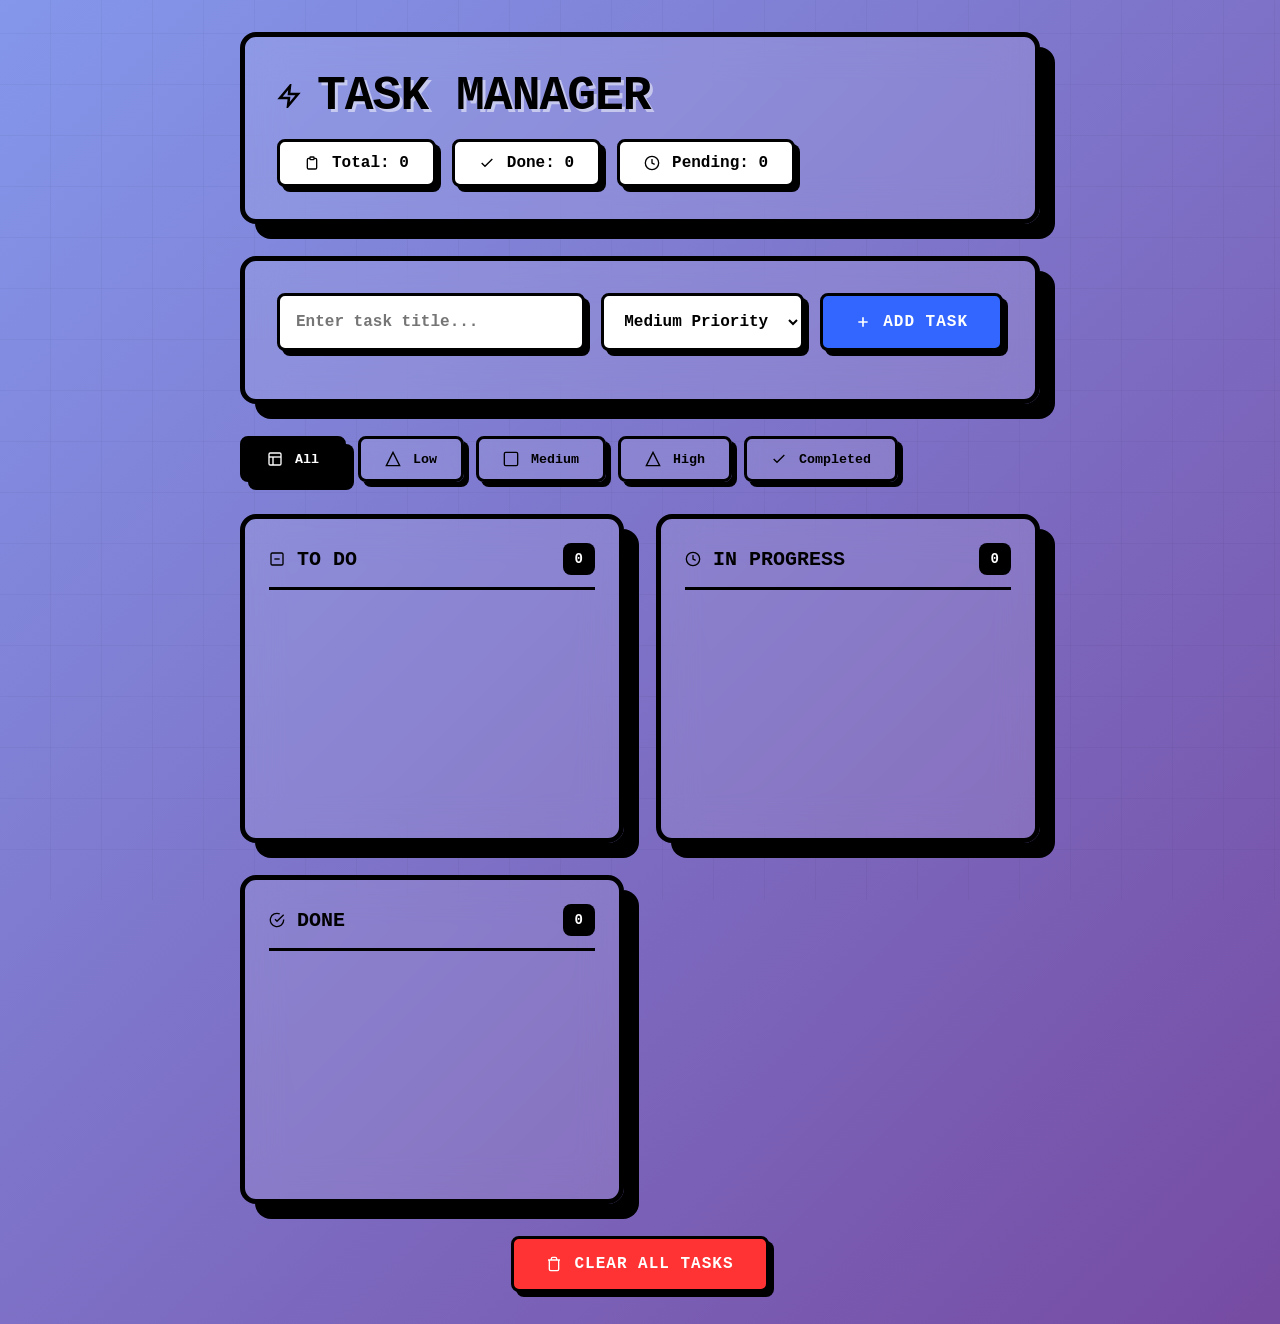
<file: task-manager/index.html>
<!DOCTYPE html>
<html lang="en">
<head>
    <meta charset="UTF-8">
    <meta name="viewport" content="width=device-width, initial-scale=1.0">
    <title>Task Manager | Glass + Brutalism</title>
    <link rel="stylesheet" href="style.css">
</head>
<body>
    <div class="container">
        <header class="header">
            <h1 class="header-title">
                <svg class="icon icon-lg" viewBox="0 0 24 24" fill="none" stroke="currentColor" stroke-width="2.5">
                    <polygon points="13 2 3 14 12 14 11 22 21 10 12 10 13 2"/>
                </svg>
                Task Manager
            </h1>
            <div class="header-stats">
                <div class="stat-box" id="totalTasks">
                    <svg class="icon icon-sm" viewBox="0 0 24 24" fill="none" stroke="currentColor" stroke-width="2">
                        <path d="M9 5H7a2 2 0 0 0-2 2v12a2 2 0 0 0 2 2h10a2 2 0 0 0 2-2V7a2 2 0 0 0-2-2h-2"/>
                        <rect x="9" y="3" width="6" height="4" rx="1"/>
                    </svg>
                    Total: 0
                </div>
                <div class="stat-box" id="completedTasks">
                    <svg class="icon icon-sm" viewBox="0 0 24 24" fill="none" stroke="currentColor" stroke-width="2">
                        <polyline points="20 6 9 17 4 12"/>
                    </svg>
                    Done: 0
                </div>
                <div class="stat-box" id="pendingTasks">
                    <svg class="icon icon-sm" viewBox="0 0 24 24" fill="none" stroke="currentColor" stroke-width="2">
                        <circle cx="12" cy="12" r="10"/>
                        <polyline points="12 6 12 12 16 14"/>
                    </svg>
                    Pending: 0
                </div>
            </div>
        </header>

        <div class="add-task-form">
            <div class="form-group">
                <input 
                    type="text" 
                    id="taskInput" 
                    class="task-input" 
                    placeholder="Enter task title..."
                    maxlength="100"
                >
                <select id="prioritySelect" class="priority-select">
                    <option value="low">Low Priority</option>
                    <option value="medium" selected>Medium Priority</option>
                    <option value="high">High Priority</option>
                </select>
                <button class="btn btn-primary" onclick="addTask()">
                    <svg class="icon icon-sm" viewBox="0 0 24 24" fill="none" stroke="currentColor" stroke-width="2.5">
                        <line x1="12" y1="5" x2="12" y2="19"/>
                        <line x1="5" y1="12" x2="19" y2="12"/>
                    </svg>
                    Add Task
                </button>
            </div>
        </div>

        <div class="filter-section">
            <button class="filter-btn active" onclick="filterTasks('all')">
                <svg class="icon icon-sm" viewBox="0 0 24 24" fill="none" stroke="currentColor" stroke-width="2">
                    <rect x="3" y="3" width="18" height="18" rx="2"/>
                    <line x1="3" y1="9" x2="21" y2="9"/>
                    <line x1="9" y1="21" x2="9" y2="9"/>
                </svg>
                All
            </button>
            <button class="filter-btn" onclick="filterTasks('low')">
                <svg class="icon icon-sm" viewBox="0 0 24 24" fill="none" stroke="currentColor" stroke-width="2">
                    <path d="M12 2L2 22h20L12 2z"/>
                </svg>
                Low
            </button>
            <button class="filter-btn" onclick="filterTasks('medium')">
                <svg class="icon icon-sm" viewBox="0 0 24 24" fill="none" stroke="currentColor" stroke-width="2">
                    <rect x="2" y="2" width="20" height="20" rx="2"/>
                </svg>
                Medium
            </button>
            <button class="filter-btn" onclick="filterTasks('high')">
                <svg class="icon icon-sm" viewBox="0 0 24 24" fill="none" stroke="currentColor" stroke-width="2">
                    <polygon points="12 2 22 22 2 22"/>
                </svg>
                High
            </button>
            <button class="filter-btn" onclick="filterTasks('completed')">
                <svg class="icon icon-sm" viewBox="0 0 24 24" fill="none" stroke="currentColor" stroke-width="2">
                    <polyline points="20 6 9 17 4 12"/>
                </svg>
                Completed
            </button>
        </div>

        <div class="task-columns">
            <div class="task-column">
                <div class="column-header">
                    <span style="display: flex; align-items: center; gap: 8px;">
                        <svg class="icon icon-sm" viewBox="0 0 24 24" fill="none" stroke="currentColor" stroke-width="2">
                            <rect x="3" y="3" width="18" height="18" rx="2"/>
                            <line x1="8" y1="12" x2="16" y2="12"/>
                        </svg>
                        To Do
                    </span>
                    <span class="column-count" id="todoCount">0</span>
                </div>
                <div 
                    class="task-list" 
                    id="todoList"
                    ondragover="handleDragOver(event)"
                    ondrop="handleDrop(event, 'todo')"
                ></div>
            </div>

            <div class="task-column">
                <div class="column-header">
                    <span style="display: flex; align-items: center; gap: 8px;">
                        <svg class="icon icon-sm" viewBox="0 0 24 24" fill="none" stroke="currentColor" stroke-width="2">
                            <circle cx="12" cy="12" r="10"/>
                            <polyline points="12 6 12 12 16 14"/>
                        </svg>
                        In Progress
                    </span>
                    <span class="column-count" id="inProgressCount">0</span>
                </div>
                <div 
                    class="task-list" 
                    id="inProgressList"
                    ondragover="handleDragOver(event)"
                    ondrop="handleDrop(event, 'inProgress')"
                ></div>
            </div>

            <div class="task-column">
                <div class="column-header">
                    <span style="display: flex; align-items: center; gap: 8px;">
                        <svg class="icon icon-sm" viewBox="0 0 24 24" fill="none" stroke="currentColor" stroke-width="2">
                            <path d="M22 11.08V12a10 10 0 1 1-5.93-9.14"/>
                            <polyline points="22 4 12 14.01 9 11.01"/>
                        </svg>
                        Done
                    </span>
                    <span class="column-count" id="doneCount">0</span>
                </div>
                <div 
                    class="task-list" 
                    id="doneList"
                    ondragover="handleDragOver(event)"
                    ondrop="handleDrop(event, 'done')"
                ></div>
            </div>
        </div>

        <div class="clear-section">
            <button class="btn btn-danger" onclick="clearAllTasks()">
                <svg class="icon icon-sm" viewBox="0 0 24 24" fill="none" stroke="currentColor" stroke-width="2">
                    <polyline points="3 6 5 6 21 6"/>
                    <path d="M19 6v14a2 2 0 0 1-2 2H7a2 2 0 0 1-2-2V6m3 0V4a2 2 0 0 1 2-2h4a2 2 0 0 1 2 2v2"/>
                </svg>
                Clear All Tasks
            </button>
        </div>
    </div>

    <div class="toast" id="toast"></div>

    <script src="script.js"></script>
</body>
</html>
</file>
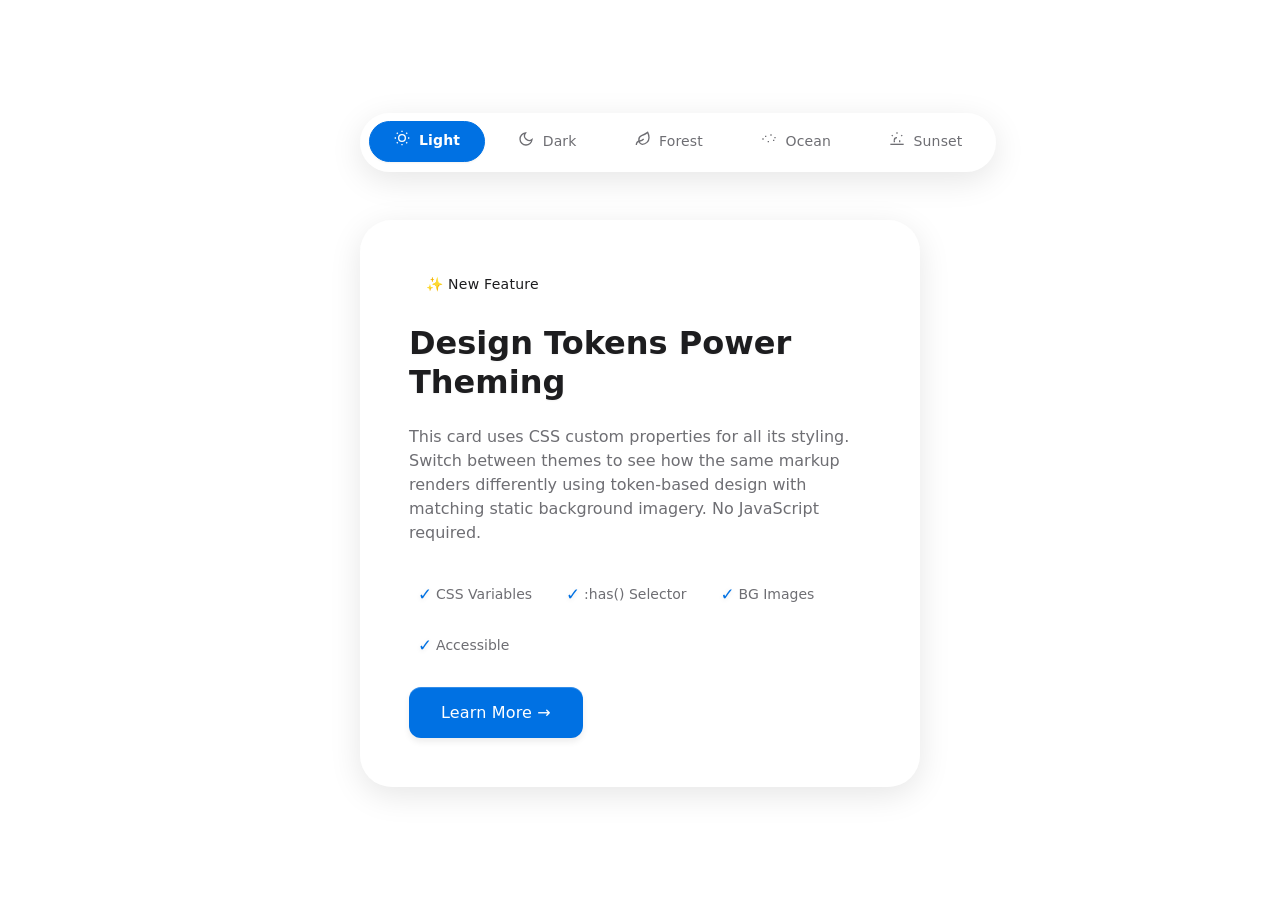
<file: theme-switcher/index.html>
<!DOCTYPE html>
<html lang="en">

<head>
    <meta charset="UTF-8">
    <meta name="viewport" content="width=device-width, initial-scale=1.0">
    <title>Theme Switcher with Background Images</title>
    <link rel="stylesheet" href="style.css">
</head>

<body>
    <main class="theme-demo">
        <fieldset class="theme-switcher" role="radiogroup" aria-label="Theme selection">
            <input type="radio" id="theme-light" name="theme" value="light" checked aria-label="Light theme">
            <label for="theme-light">
                <span class="theme-icon" aria-hidden="true"><svg width="16" height="16" viewBox="0 0 24 24" fill="none"
                        stroke="currentColor" stroke-width="2">
                        <circle cx="12" cy="12" r="5" />
                        <line x1="12" y1="1" x2="12" y2="3" />
                        <line x1="12" y1="21" x2="12" y2="23" />
                        <line x1="4.22" y1="4.22" x2="5.64" y2="5.64" />
                        <line x1="18.36" y1="18.36" x2="19.78" y2="19.78" />
                        <line x1="1" y1="12" x2="3" y2="12" />
                        <line x1="21" y1="12" x2="23" y2="12" />
                        <line x1="4.22" y1="19.78" x2="5.64" y2="18.36" />
                        <line x1="18.36" y1="5.64" x2="19.78" y2="4.22" />
                    </svg>
                </span>
                Light
            </label>

            <input type="radio" id="theme-dark" name="theme" value="dark" aria-label="Dark theme">
            <label for="theme-dark">
                <span class="theme-icon" aria-hidden="true"><svg width="16" height="16" viewBox="0 0 24 24" fill="none"
                        stroke="currentColor" stroke-width="2">
                        <path d="M21 12.79A9 9 0 1 1 11.21 3 7 7 0 0 0 21 12.79z" />
                    </svg></span>
                Dark
            </label>

            <input type="radio" id="theme-forest" name="theme" value="forest" aria-label="Forest theme">
            <label for="theme-forest">
                <span class="theme-icon" aria-hidden="true"><svg width="16" height="16" viewBox="0 0 24 24" fill="none"
                        stroke="currentColor" stroke-width="2">
                        <path d="M11 20A7 7 0 0 1 9.8 6.9C15.5 4.9 17 3.5 19 2c1 2 2 4.5 2 8 0 5.5-4.78 10-10 10Z" />
                        <path d="M2 21c0-3 1.85-5.36 5.08-6C9.5 14.52 12 13 13 12" />
                    </svg></span>
                Forest
            </label>

            <input type="radio" id="theme-ocean" name="theme" value="ocean" aria-label="Ocean theme">
            <label for="theme-ocean">
                <span class="theme-icon" aria-hidden="true"><svg width="16" height="16" viewBox="0 0 24 24" fill="none"
                        stroke="currentColor" stroke-width="2">
                        <path d="M2 12h2" />
                        <path d="M6 8h2" />
                        <path d="M10 16h2" />
                        <path d="M14 6h2" />
                        <path d="M18 14h2" />
                        <path d="M22 10h-2" />
                    </svg></span>
                Ocean
            </label>

            <input type="radio" id="theme-sunset" name="theme" value="sunset" aria-label="Sunset theme">
            <label for="theme-sunset">
                <span class="theme-icon" aria-hidden="true"><svg width="16" height="16" viewBox="0 0 24 24" fill="none"
                        stroke="currentColor" stroke-width="2">
                        <line x1="2" y1="20" x2="22" y2="20" />
                        <path d="M12 10a4 4 0 0 0-4 4" />
                        <line x1="12" y1="4" x2="12" y2="2" />
                        <line x1="4.22" y1="6.22" x2="5.64" y2="7.64" />
                        <line x1="19.78" y1="6.22" x2="18.36" y2="7.64" />
                        <line x1="8" y1="14" x2="8" y2="17" />
                        <line x1="16" y1="14" x2="16" y2="17" />
                    </svg></span>
                Sunset
            </label>
        </fieldset>

        <!-- ============================================
             PREVIEW CARD - Uses Only CSS Variables
             ============================================ -->
        <article class="preview-card">
            <span class="card-badge">✨ New Feature</span>

            <h2 class="card-heading">
                Design Tokens Power Theming
            </h2>

            <p class="card-paragraph">
                This card uses CSS custom properties for all its styling.
                Switch between themes to see how the same markup renders
                differently using token-based design with matching
                static background imagery. No JavaScript required.
            </p>

            <div class="card-features">
                <div class="feature-item">
                    <span class="feature-icon">✓</span>
                    <span>CSS Variables</span>
                </div>
                <div class="feature-item">
                    <span class="feature-icon">✓</span>
                    <span>:has() Selector</span>
                </div>
                <div class="feature-item">
                    <span class="feature-icon">✓</span>
                    <span>BG Images</span>
                </div>
                <div class="feature-item">
                    <span class="feature-icon">✓</span>
                    <span>Accessible</span>
                </div>
            </div>

            <button class="card-button" type="button">
                Learn More →
            </button>
        </article>
    </main>
</body>

</html>
</file>
<file: task-manager/style.css>
:root {
    /* Brutalism colors */
    --brutal-black: #000000;
    --brutal-white: #ffffff;
    --brutal-yellow: #FFD700;
    --brutal-red: #FF3333;
    --brutal-blue: #3366FF;
    --brutal-green: #00FF66;
    --brutal-pink: #FF3399;
    --brutal-orange: #FF6600;
    --brutal-purple: #9933FF;

    /* Glass colors */
    --glass-bg: rgba(255, 255, 255, 0.1);
    --glass-bg-hover: rgba(255, 255, 255, 0.2);
    --glass-border: rgba(255, 255, 255, 0.2);
    --glass-border-hover: rgba(255, 255, 255, 0.4);
    --glass-shadow: 0 8px 32px rgba(0, 0, 0, 0.3);
    --glass-blur: 20px;

    /* Priority colors */
    --priority-low: #00FF66;
    --priority-medium: #FFD700;
    --priority-high: #FF3333;

    /* Spacing */
    --space-xs: 0.5rem;
    --space-sm: 0.75rem;
    --space-md: 1rem;
    --space-lg: 1.5rem;
    --space-xl: 2rem;
    --space-2xl: 3rem;

    /* Borders */
    --border-brutal: 3px solid var(--brutal-black);
    --border-brutal-thick: 5px solid var(--brutal-black);
    --radius-brutal: 8px;
    --radius-brutal-lg: 16px;
    --radius-brutal-xl: 24px;

    /* Shadows - Brutalism style */
    --shadow-brutal: 5px 5px 0px var(--brutal-black);
    --shadow-brutal-hover: 8px 8px 0px var(--brutal-black);
    --shadow-brutal-lg: 10px 10px 0px var(--brutal-black);
    --shadow-brutal-xl: 15px 15px 0px var(--brutal-black);

    /* Typography */
    --font-brutal: 'Courier New', 'IBM Plex Mono', monospace;
    --font-size-xs: 0.75rem;
    --font-size-sm: 0.875rem;
    --font-size-md: 1rem;
    --font-size-lg: 1.25rem;
    --font-size-xl: 1.5rem;
    --font-size-2xl: 2rem;
    --font-size-3xl: 3rem;
}

* {
    margin: 0;
    padding: 0;
    box-sizing: border-box;
}

body {
    font-family: var(--font-brutal);
    min-height: 100vh;
    background: linear-gradient(135deg, #8497eb 0%, #764ba2 100%);
    padding: var(--space-xl);
    position: relative;
    overflow-x: hidden;
}

/* Background pattern - Brutalism style */
body::before {
    content: '';
    position: fixed;
    top: 0;
    left: 0;
    right: 0;
    bottom: 0;
    background-image:
        repeating-linear-gradient(0deg, transparent, transparent 50px,
            rgba(0, 0, 0, 0.03) 50px, rgba(0, 0, 0, 0.03) 51px),
        repeating-linear-gradient(90deg, transparent, transparent 50px,
            rgba(0, 0, 0, 0.03) 50px, rgba(0, 0, 0, 0.03) 51px);
    pointer-events: none;
    z-index: 0;
}

.container {
    max-width: 800px;
    margin: 0 auto;
    position: relative;
    z-index: 1;
}

/* SVG Icon styles */
.icon {
    display: inline-block;
    width: 20px;
    height: 20px;
    vertical-align: middle;
    margin-right: 4px;
}

.icon-sm {
    width: 16px;
    height: 16px;
}

.icon-lg {
    width: 24px;
    height: 24px;
}

/* Header - Brutalism Style */
.header {
    background: var(--glass-bg);
    backdrop-filter: blur(var(--glass-blur));
    -webkit-backdrop-filter: blur(var(--glass-blur));
    border: var(--border-brutal-thick);
    border-radius: var(--radius-brutal-lg);
    padding: var(--space-xl);
    margin-bottom: var(--space-xl);
    box-shadow: var(--shadow-brutal-xl);
    transition: all 0.3s ease;
}

.header:hover {
    box-shadow: var(--shadow-brutal-hover);
    transform: translate(-2px, -2px);
}

.header-title {
    font-size: var(--font-size-3xl);
    font-weight: 900;
    text-transform: uppercase;
    letter-spacing: -1px;
    color: var(--brutal-black);
    margin-bottom: var(--space-md);
    text-shadow: 3px 3px 0px rgba(255, 255, 255, 0.5);
    display: flex;
    align-items: center;
    gap: var(--space-sm);
}

.header-stats {
    display: flex;
    gap: var(--space-md);
    flex-wrap: wrap;
}

.stat-box {
    background: var(--brutal-white);
    border: var(--border-brutal);
    padding: var(--space-sm) var(--space-lg);
    border-radius: var(--radius-brutal);
    box-shadow: var(--shadow-brutal);
    font-weight: 700;
    transition: all 0.2s ease;
    display: flex;
    align-items: center;
    gap: var(--space-xs);
}

.stat-box:hover {
    box-shadow: var(--shadow-brutal-hover);
    transform: translate(-2px, -2px);
}

/* Add Task Form */
.add-task-form {
    background: var(--glass-bg);
    backdrop-filter: blur(var(--glass-blur));
    -webkit-backdrop-filter: blur(var(--glass-blur));
    border: var(--border-brutal-thick);
    border-radius: var(--radius-brutal-lg);
    padding: var(--space-xl);
    margin-bottom: var(--space-xl);
    box-shadow: var(--shadow-brutal-xl);
    transition: all 0.3s ease;
}

.add-task-form:hover {
    box-shadow: var(--shadow-brutal-hover);
    transform: translate(-2px, -2px);
}

.form-group {
    display: flex;
    gap: var(--space-md);
    margin-bottom: var(--space-md);
    flex-wrap: wrap;
}

.task-input {
    flex: 1;
    min-width: 200px;
    padding: var(--space-md);
    background: var(--brutal-white);
    border: var(--border-brutal);
    border-radius: var(--radius-brutal);
    font-family: var(--font-brutal);
    font-size: var(--font-size-md);
    font-weight: 600;
    box-shadow: var(--shadow-brutal);
    transition: all 0.2s ease;
}

.task-input:focus {
    outline: none;
    box-shadow: var(--shadow-brutal-hover);
    transform: translate(-2px, -2px);
    border-color: var(--brutal-blue);
}

.priority-select {
    padding: var(--space-md);
    background: var(--brutal-white);
    border: var(--border-brutal);
    border-radius: var(--radius-brutal);
    font-family: var(--font-brutal);
    font-size: var(--font-size-md);
    font-weight: 700;
    cursor: pointer;
    box-shadow: var(--shadow-brutal);
    transition: all 0.2s ease;
}

.priority-select:focus {
    outline: none;
    box-shadow: var(--shadow-brutal-hover);
    transform: translate(-2px, -2px);
}

.btn {
    padding: var(--space-md) var(--space-xl);
    border: var(--border-brutal);
    border-radius: var(--radius-brutal);
    font-family: var(--font-brutal);
    font-size: var(--font-size-md);
    font-weight: 700;
    cursor: pointer;
    text-transform: uppercase;
    letter-spacing: 1px;
    box-shadow: var(--shadow-brutal);
    transition: all 0.2s ease;
    position: relative;
    overflow: hidden;
    display: inline-flex;
    align-items: center;
    gap: var(--space-xs);
}

.btn:hover {
    box-shadow: var(--shadow-brutal-hover);
    transform: translate(-2px, -2px);
}

.btn:active {
    box-shadow: 2px 2px 0px var(--brutal-black);
    transform: translate(2px, 2px);
}

.btn-primary {
    background: var(--brutal-blue);
    color: var(--brutal-white);
}

.btn-danger {
    background: var(--brutal-red);
    color: var(--brutal-white);
}

.btn-success {
    background: var(--brutal-green);
    color: var(--brutal-black);
}

.btn-warning {
    background: var(--brutal-yellow);
    color: var(--brutal-black);
}

/* Filter Buttons */
.filter-section {
    display: flex;
    gap: var(--space-sm);
    margin-bottom: var(--space-xl);
    flex-wrap: wrap;
}

.filter-btn {
    padding: var(--space-sm) var(--space-lg);
    background: var(--glass-bg);
    backdrop-filter: blur(10px);
    -webkit-backdrop-filter: blur(10px);
    border: var(--border-brutal);
    border-radius: var(--radius-brutal);
    font-family: var(--font-brutal);
    font-weight: 700;
    cursor: pointer;
    box-shadow: var(--shadow-brutal);
    transition: all 0.2s ease;
    color: var(--brutal-black);
    display: inline-flex;
    align-items: center;
    gap: var(--space-xs);
}

.filter-btn:hover {
    box-shadow: var(--shadow-brutal-hover);
    transform: translate(-2px, -2px);
}

.filter-btn.active {
    background: var(--brutal-black);
    color: var(--brutal-white);
    box-shadow: var(--shadow-brutal-hover);
}

/* Task Columns */
.task-columns {
    display: grid;
    grid-template-columns: repeat(auto-fit, minmax(250px, 1fr));
    gap: var(--space-xl);
    margin-bottom: var(--space-xl);
}

.task-column {
    background: var(--glass-bg);
    backdrop-filter: blur(var(--glass-blur));
    -webkit-backdrop-filter: blur(var(--glass-blur));
    border: var(--border-brutal-thick);
    border-radius: var(--radius-brutal-lg);
    padding: var(--space-lg);
    min-height: 300px;
    box-shadow: var(--shadow-brutal-xl);
    transition: all 0.3s ease;
}

.task-column:hover {
    box-shadow: var(--shadow-brutal-hover);
    transform: translate(-2px, -2px);
}

.column-header {
    font-size: var(--font-size-lg);
    font-weight: 900;
    text-transform: uppercase;
    margin-bottom: var(--space-lg);
    padding-bottom: var(--space-sm);
    border-bottom: var(--border-brutal);
    display: flex;
    justify-content: space-between;
    align-items: center;
}

.column-count {
    background: var(--brutal-black);
    color: var(--brutal-white);
    padding: var(--space-xs) var(--space-sm);
    border-radius: var(--radius-brutal);
    font-size: var(--font-size-sm);
}

.task-list {
    display: flex;
    flex-direction: column;
    gap: var(--space-md);
    min-height: 200px;
    padding: var(--space-sm);
    border-radius: var(--radius-brutal);
    transition: all 0.3s ease;
}

.task-list.drag-over {
    background: rgba(255, 255, 255, 0.2);
    border: 3px dashed var(--brutal-black);
}

/* Task Card - Brutalism + Glass */
.task-card {
    background: var(--glass-bg);
    backdrop-filter: blur(15px);
    -webkit-backdrop-filter: blur(15px);
    border: var(--border-brutal);
    border-radius: var(--radius-brutal);
    padding: var(--space-md);
    cursor: grab;
    box-shadow: var(--shadow-brutal);
    transition: all 0.2s ease;
    position: relative;
}

.task-card:hover {
    box-shadow: var(--shadow-brutal-hover);
    transform: translate(-2px, -2px);
}

.task-card:active {
    cursor: grabbing;
    box-shadow: var(--shadow-brutal-hover);
    transform: translate(-2px, -2px) scale(1.02);
}

.task-card.dragging {
    opacity: 0.5;
    box-shadow: var(--shadow-brutal-lg);
    transform: rotate(-2deg);
}

/* Priority Indicators */
.priority-indicator {
    display: inline-block;
    width: 12px;
    height: 12px;
    border: 2px solid var(--brutal-black);
    margin-right: var(--space-sm);
    box-shadow: 2px 2px 0px rgba(0, 0, 0, 0.3);
}

.priority-low .priority-indicator {
    background: var(--priority-low);
}

.priority-medium .priority-indicator {
    background: var(--priority-medium);
}

.priority-high .priority-indicator {
    background: var(--priority-high);
}

.task-header {
    display: flex;
    align-items: center;
    justify-content: space-between;
    margin-bottom: var(--space-sm);
}

.task-priority-badge {
    padding: 2px 8px;
    border: var(--border-brutal);
    border-radius: var(--radius-brutal);
    font-size: var(--font-size-xs);
    font-weight: 700;
    text-transform: uppercase;
    display: inline-flex;
    align-items: center;
    gap: 4px;
}

.priority-low .task-priority-badge {
    background: var(--priority-low);
    color: var(--brutal-black);
}

.priority-medium .task-priority-badge {
    background: var(--priority-medium);
    color: var(--brutal-black);
}

.priority-high .task-priority-badge {
    background: var(--priority-high);
    color: var(--brutal-white);
}

.task-title {
    font-size: var(--font-size-md);
    font-weight: 700;
    color: var(--brutal-black);
    word-break: break-word;
}

.task-actions {
    display: flex;
    gap: var(--space-xs);
    margin-top: var(--space-sm);
}

.task-btn {
    padding: var(--space-xs) var(--space-sm);
    border: var(--border-brutal);
    border-radius: var(--radius-brutal);
    font-family: var(--font-brutal);
    font-size: var(--font-size-xs);
    font-weight: 700;
    cursor: pointer;
    background: var(--brutal-white);
    box-shadow: 3px 3px 0px var(--brutal-black);
    transition: all 0.2s ease;
    display: inline-flex;
    align-items: center;
    gap: 4px;
}

.task-btn:hover {
    box-shadow: 5px 5px 0px var(--brutal-black);
    transform: translate(-2px, -2px);
}

.task-btn:active {
    box-shadow: 1px 1px 0px var(--brutal-black);
    transform: translate(1px, 1px);
}

.btn-delete {
    background: var(--brutal-red);
    color: var(--brutal-white);
}

.btn-priority {
    background: var(--brutal-yellow);
    color: var(--brutal-black);
}

/* Completed Task */
.task-card.completed {
    opacity: 0.6;
    text-decoration: line-through;
}

.task-card.completed .task-title {
    text-decoration: line-through;
}

/* Clear All Button */
.clear-section {
    text-align: center;
    margin-top: var(--space-xl);
}

/* Toast Notification */
.toast {
    position: fixed;
    bottom: var(--space-xl);
    right: var(--space-xl);
    background: var(--brutal-black);
    color: var(--brutal-white);
    padding: var(--space-md) var(--space-xl);
    border: var(--border-brutal);
    border-radius: var(--radius-brutal);
    font-family: var(--font-brutal);
    font-weight: 700;
    box-shadow: var(--shadow-brutal);
    z-index: 1000;
    animation: slideIn 0.3s ease;
    display: none;
    align-items: center;
    gap: var(--space-xs);
}

.toast.show {
    display: flex;
}

@keyframes slideIn {
    from {
        opacity: 0;
        transform: translateX(100px);
    }

    to {
        opacity: 1;
        transform: translateX(0);
    }
}

/* Responsive Design */
@media (max-width: 768px) {
    body {
        padding: var(--space-sm);
    }

    .header-title {
        font-size: var(--font-size-2xl);
    }

    .task-columns {
        grid-template-columns: 1fr;
    }

    .form-group {
        flex-direction: column;
    }

    .btn {
        width: 100%;
        justify-content: center;
    }
}

@media (prefers-reduced-motion: reduce) {
    * {
        animation-duration: 0.01ms !important;
        transition-duration: 0.01ms !important;
    }
}

@media (forced-colors: active) {

    .task-card,
    .task-column,
    .header,
    .add-task-form {
        border: 2px solid ButtonText;
    }
}
</file>
<file: theme-switcher/style.css>
/* ============================================
       TOKEN LAYER - Design Tokens at :root
       ============================================ */
:root {
    /* Spacing tokens */
    --space-xs: 0.25rem;
    --space-sm: 0.5rem;
    --space-md: 1rem;
    --space-lg: 1.5rem;
    --space-xl: 2rem;
    --space-2xl: 3rem;

    /* Typography tokens */
    --font-family: 'Segoe UI', system-ui, -apple-system, sans-serif;
    --font-size-sm: 0.875rem;
    --font-size-base: 1rem;
    --font-size-lg: 1.25rem;
    --font-size-xl: 1.5rem;
    --font-size-2xl: 2rem;
    --font-weight-normal: 400;
    --font-weight-medium: 500;
    --font-weight-bold: 700;
    --line-height-tight: 1.2;
    --line-height-normal: 1.5;

    /* Border & Radius tokens */
    --radius-sm: 0.375rem;
    --radius-md: 0.75rem;
    --radius-lg: 1rem;
    --radius-xl: 1.5rem;
    --radius-2xl: 2rem;
    --radius-full: 9999px;
    --border-width: 1px;
    --border-width-thick: 2px;

    /* Glass morphism tokens */
    --glass-blur: 20px;
    --glass-blur-strong: 30px;
    --glass-opacity: 0.15;
    --glass-opacity-hover: 0.25;
    --glass-border-opacity: 0.2;
    --glass-border-opacity-hover: 0.4;
    --glass-shadow: 0 8px 32px rgba(0, 0, 0, 0.1);
    --glass-shadow-hover: 0 12px 40px rgba(0, 0, 0, 0.15);
    --glass-inner-shadow: inset 0 1px 1px rgba(255, 255, 255, 0.2);
    --glass-inner-glow: inset 0 0 30px rgba(255, 255, 255, 0.05);
    --glass-highlight: 0 1px 0 rgba(255, 255, 255, 0.2);

    /* Shadow tokens */
    --shadow-sm: 0 1px 2px rgba(0, 0, 0, 0.05);
    --shadow-md: 0 4px 6px rgba(0, 0, 0, 0.07);
    --shadow-lg: 0 10px 25px rgba(0, 0, 0, 0.1);
    --shadow-xl: 0 20px 50px rgba(0, 0, 0, 0.15);

    /* Transition tokens */
    --transition-fast: 150ms ease;
    --transition-normal: 300ms ease;
    --transition-slow: 500ms ease;

    /* Background image tokens */
    --bg-image: none;
    --bg-image-opacity: 1;
    --bg-image-blend: normal;
    --bg-overlay-color: transparent;
    --bg-image-size: cover;
    --bg-image-position: center;
    --bg-image-repeat: no-repeat;

    /* Default theme (Light) color tokens */
    --color-bg: #f5f5f7;
    --color-surface: rgba(255, 255, 255, 0.15);
    --color-surface-hover: rgba(255, 255, 255, 0.25);
    --color-text: #1d1d1f;
    --color-text-secondary: #6e6e73;
    --color-accent: #0071e3;
    --color-accent-hover: #0077ed;
    --color-accent-text: #ffffff;
    --color-border: rgba(255, 255, 255, 0.2);
    --color-border-focus: #0071e3;
    --color-shadow: rgba(0, 0, 0, 0.08);
    --color-radio-bg: rgba(255, 255, 255, 0.1);
    --color-radio-active: #0071e3;
    --color-badge: rgba(255, 255, 255, 0.2);
    --color-card-overlay: rgba(255, 255, 255, 0.1);
    --color-switcher-bg: rgba(255, 255, 255, 0.1);
}

/* ============================================
       GLOBAL STYLES
       ============================================ */
*,
*::before,
*::after {
    margin: 0;
    padding: 0;
    box-sizing: border-box;
}

body {
    font-family: var(--font-family);
    min-height: 100vh;
    display: flex;
    align-items: center;
    justify-content: center;
    padding: var(--space-xl);
    transition: background-color var(--transition-slow),
        color var(--transition-slow);
    line-height: var(--line-height-normal);
    position: relative;
    overflow-x: hidden;

    /* Background image layer */
    background-image: var(--bg-image);
    background-size: var(--bg-image-size);
    background-position: var(--bg-image-position);
    background-repeat: var(--bg-image-repeat);
    background-attachment: fixed;
    background-blend-mode: var(--bg-image-blend);
}

/* Overlay for better text readability */
body::before {
    content: '';
    position: fixed;
    top: 0;
    left: 0;
    right: 0;
    bottom: 0;
    background-color: var(--bg-overlay-color);
    opacity: var(--bg-image-opacity);
    z-index: 0;
    pointer-events: none;
    transition: all var(--transition-slow);
}

/* Main content should be above the overlay */
.theme-demo {
    position: relative;
    z-index: 1;
    width: 100%;
    max-width: 560px;
    display: flex;
    flex-direction: column;
    gap: var(--space-2xl);
}

/* ============================================
       THEME SWITCHER CONTROLS - GLASS MORPHISM
       ============================================ */
.theme-switcher {
    display: flex;
    gap: var(--space-sm);
    justify-content: center;
    padding: var(--space-sm);
    border-radius: var(--radius-full);
    transition: all var(--transition-normal);

    /* Glass morphism styles */
    background: var(--color-switcher-bg);
    backdrop-filter: blur(var(--glass-blur));
    -webkit-backdrop-filter: blur(var(--glass-blur));
    border: var(--border-width) solid var(--color-border);
    box-shadow:
        var(--glass-shadow),
        var(--glass-inner-shadow),
        var(--glass-inner-glow);
}

.theme-switcher:hover {
    box-shadow:
        var(--glass-shadow-hover),
        var(--glass-inner-shadow),
        var(--glass-inner-glow);
}

/* Hide radio inputs but keep them accessible */
.theme-switcher input[type="radio"] {
    position: absolute;
    opacity: 0;
    width: 0;
    height: 0;
    pointer-events: none;
}

/* Radio labels styled as theme buttons */
.theme-switcher label {
    flex: 1;
    padding: var(--space-sm) var(--space-lg);
    text-align: center;
    cursor: pointer;
    border-radius: var(--radius-full);
    font-size: var(--font-size-sm);
    font-weight: var(--font-weight-medium);
    color: var(--color-text-secondary);
    background: transparent;
    transition: all var(--transition-normal);
    user-select: none;
    position: relative;
    z-index: 1;
    white-space: nowrap;
    letter-spacing: 0.01em;

    /* Glass morphism for individual buttons */
    background: rgba(255, 255, 255, 0.05);
    backdrop-filter: blur(10px);
    -webkit-backdrop-filter: blur(10px);
    border: 1px solid transparent;
}

/* Theme icons */
.theme-icon {
    display: inline-block;
    margin-right: var(--space-xs);
    font-size: 1.1em;
    vertical-align: -0.1em;
}

/* Hover effect */
.theme-switcher label:hover {
    color: var(--color-text);
    background: var(--color-surface-hover);
    border-color: var(--color-border);
    box-shadow: var(--glass-highlight);
    transform: translateY(-1px);
}

/* Focus visible for keyboard accessibility */
.theme-switcher input[type="radio"]:focus-visible+label {
    outline: var(--border-width-thick) solid var(--color-border-focus);
    outline-offset: 2px;
}

/* ============================================
       THEME ACTIVATION USING :has() SELECTOR
       ============================================ */

/* Light Theme */
body:has(#theme-light:checked) {
    --color-bg: #f5f5f7;
    --color-surface: rgba(255, 255, 255, 0.15);
    --color-surface-hover: rgba(255, 255, 255, 0.25);
    --color-text: #1d1d1f;
    --color-text-secondary: #6e6e73;
    --color-accent: #0071e3;
    --color-accent-hover: #0077ed;
    --color-accent-text: #ffffff;
    --color-border: rgba(255, 255, 255, 0.2);
    --color-border-focus: #0071e3;
    --color-shadow: rgba(0, 0, 0, 0.08);
    --color-radio-bg: rgba(255, 255, 255, 0.1);
    --color-radio-active: #0071e3;
    --color-badge: rgba(255, 255, 255, 0.2);
    --color-card-overlay: rgba(255, 255, 255, 0.1);
    --color-switcher-bg: rgba(255, 255, 255, 0.1);

    /* Light theme background */
    --bg-image: linear-gradient(135deg,
            #f5f5f7 0%,
            #e8e8ed 25%,
            #f0f0f5 50%,
            #e5e5ea 75%,
            #f5f5f7 100%);
    --bg-image-opacity: 1;
    --bg-image-blend: normal;
    --bg-overlay-color: transparent;
    --bg-image-size: cover;
    --bg-image-position: center;
    --bg-image: url('https://i.pinimg.com/736x/33/c0/05/33c0051fc26ffb5a7f1eb98400755e59.jpg');
}

/* Dark Theme */
body:has(#theme-dark:checked) {
    --color-bg: #1a1a1a;
    --color-surface: rgba(45, 45, 45, 0.15);
    --color-surface-hover: rgba(55, 55, 55, 0.25);
    --color-text: #f5f5f7;
    --color-text-secondary: #98989d;
    --color-accent: #0a84ff;
    --color-accent-hover: #409cff;
    --color-accent-text: #ffffff;
    --color-border: rgba(255, 255, 255, 0.15);
    --color-border-focus: #0a84ff;
    --color-shadow: rgba(0, 0, 0, 0.3);
    --color-radio-bg: rgba(255, 255, 255, 0.05);
    --color-radio-active: #0a84ff;
    --color-badge: rgba(255, 255, 255, 0.1);
    --color-card-overlay: rgba(45, 45, 45, 0.1);
    --color-switcher-bg: rgba(45, 45, 45, 0.1);

    /* Dark theme background */
    --bg-image: linear-gradient(135deg,
            #0a0a0a 0%,
            #1a1a2e 25%,
            #16213e 50%,
            #0f3460 75%,
            #1a1a1a 100%);
    --bg-image-opacity: 1;
    --bg-image-blend: normal;
    --bg-overlay-color: transparent;
    --bg-image-size: cover;
    --bg-image-position: center;
    --bg-image: url('https://i.pinimg.com/736x/1e/f3/ef/1ef3ef1c9eeddaf087a7b301b96b886b.jpg');
}

/* Forest Theme */
body:has(#theme-forest:checked) {
    --color-bg: #f0f5f0;
    --color-surface: rgba(255, 255, 255, 0.15);
    --color-surface-hover: rgba(255, 255, 255, 0.25);
    --color-text: #2d3a2d;
    --color-text-secondary: #5a6b5a;
    --color-accent: #4a7c59;
    --color-accent-hover: #5a9269;
    --color-accent-text: #ffffff;
    --color-border: rgba(255, 255, 255, 0.2);
    --color-border-focus: #4a7c59;
    --color-shadow: rgba(74, 124, 89, 0.12);
    --color-radio-bg: rgba(255, 255, 255, 0.1);
    --color-radio-active: #4a7c59;
    --color-badge: rgba(255, 255, 255, 0.2);
    --color-card-overlay: rgba(255, 255, 255, 0.1);
    --color-switcher-bg: rgba(255, 255, 255, 0.1);

    /* Forest theme background */
    --bg-image: linear-gradient(135deg,
            #d4e6d4 0%,
            #b8d4b8 25%,
            #c8e0c8 50%,
            #a8c8a8 75%,
            #d4e6d4 100%);
    --bg-image-opacity: 1;
    --bg-image-blend: normal;
    --bg-overlay-color: transparent;
    --bg-image-size: cover;
    --bg-image-position: center;
    --bg-image: url('https://i.pinimg.com/736x/b0/0b/7f/b00b7f1ffefd1ddb18a52ef1523e0235.jpg');
}

/* Ocean Theme */
body:has(#theme-ocean:checked) {
    --color-bg: #f0f4f8;
    --color-surface: rgba(255, 255, 255, 0.15);
    --color-surface-hover: rgba(255, 255, 255, 0.25);
    --color-text: #1a2a3a;
    --color-text-secondary: #4a5a6a;
    --color-accent: #2563eb;
    --color-accent-hover: #3b82f6;
    --color-accent-text: #ffffff;
    --color-border: rgba(255, 255, 255, 0.2);
    --color-border-focus: #2563eb;
    --color-shadow: rgba(37, 99, 235, 0.1);
    --color-radio-bg: rgba(255, 255, 255, 0.1);
    --color-radio-active: #2563eb;
    --color-badge: rgba(255, 255, 255, 0.2);
    --color-card-overlay: rgba(255, 255, 255, 0.1);
    --color-switcher-bg: rgba(255, 255, 255, 0.1);

    /* Ocean theme background */
    --bg-image: linear-gradient(135deg,
            #e0f0ff 0%,
            #b8d8f0 25%,
            #d0e8ff 50%,
            #a8d0e8 75%,
            #e0f0ff 100%);
    --bg-image-opacity: 1;
    --bg-image-blend: normal;
    --bg-overlay-color: transparent;
    --bg-image-size: cover;
    --bg-image-position: center;
    --bg-image: url('https://i.pinimg.com/736x/2e/85/ba/2e85ba2349f050ff4a1e0663840351e8.jpg');
}

/* Sunset Theme */
body:has(#theme-sunset:checked) {
    --color-bg: #fef5f0;
    --color-surface: rgba(255, 255, 255, 0.15);
    --color-surface-hover: rgba(255, 255, 255, 0.25);
    --color-text: #3a2020;
    --color-text-secondary: #7a5a5a;
    --color-accent: #dc6b4a;
    --color-accent-hover: #e87d5e;
    --color-accent-text: #ffffff;
    --color-border: rgba(255, 255, 255, 0.2);
    --color-border-focus: #dc6b4a;
    --color-shadow: rgba(220, 107, 74, 0.12);
    --color-radio-bg: rgba(255, 255, 255, 0.1);
    --color-radio-active: #dc6b4a;
    --color-badge: rgba(255, 255, 255, 0.2);
    --color-card-overlay: rgba(255, 255, 255, 0.1);
    --color-switcher-bg: rgba(255, 255, 255, 0.1);

    /* Sunset theme background */
    --bg-image: linear-gradient(135deg,
            #fef0e0 0%,
            #fddcc4 25%,
            #fce4cc 50%,
            #fcd4b4 75%,
            #fef0e0 100%);
    --bg-image-opacity: 1;
    --bg-image-blend: normal;
    --bg-overlay-color: transparent;
    --bg-image-size: cover;
    --bg-image-position: center;
    --bg-image: url('https://i.pinimg.com/736x/e7/9e/e2/e79ee25651e3f0fb68c1dca5b50984b4.jpg');
}

/* Style the checked label using :has() */
body:has(#theme-light:checked) .theme-switcher label[for="theme-light"],
body:has(#theme-dark:checked) .theme-switcher label[for="theme-dark"],
body:has(#theme-forest:checked) .theme-switcher label[for="theme-forest"],
body:has(#theme-ocean:checked) .theme-switcher label[for="theme-ocean"],
body:has(#theme-sunset:checked) .theme-switcher label[for="theme-sunset"] {
    background: var(--color-accent);
    color: var(--color-accent-text);
    box-shadow:
        var(--shadow-sm),
        var(--glass-highlight);
    font-weight: var(--font-weight-bold);
    border-color: var(--color-accent);
    transform: translateY(-1px);
}

/* ============================================
       PREVIEW CARD - GLASS MORPHISM
       ============================================ */
.preview-card {
    border-radius: var(--radius-2xl);
    padding: var(--space-2xl);
    transition: all var(--transition-slow);
    display: flex;
    flex-direction: column;
    gap: var(--space-lg);

    /* Glass morphism styles */
    background: var(--color-card-overlay);
    backdrop-filter: blur(var(--glass-blur-strong));
    -webkit-backdrop-filter: blur(var(--glass-blur-strong));
    border: var(--border-width) solid var(--color-border);
    box-shadow:
        var(--glass-shadow),
        var(--glass-inner-shadow),
        var(--glass-inner-glow);
}

.preview-card:hover {
    background: var(--color-surface-hover);
    border-color: var(--color-border);
    box-shadow:
        var(--glass-shadow-hover),
        var(--glass-inner-shadow),
        var(--glass-inner-glow),
        var(--glass-highlight);
    transform: translateY(-2px);
}

/* Card badge/tag */
.card-badge {
    display: inline-block;
    padding: var(--space-xs) var(--space-md);
    border-radius: var(--radius-full);
    font-size: var(--font-size-sm);
    font-weight: var(--font-weight-medium);
    letter-spacing: 0.02em;
    width: fit-content;
    transition: all var(--transition-normal);

    /* Glass morphism for badge */
    background: var(--color-badge);
    backdrop-filter: blur(10px);
    -webkit-backdrop-filter: blur(10px);
    border: var(--border-width) solid var(--color-border);
    color: var(--color-text);
    box-shadow: var(--glass-inner-shadow);
}

.card-badge:hover {
    background: var(--color-surface-hover);
    box-shadow: var(--glass-shadow);
}

/* Card heading */
.card-heading {
    font-size: var(--font-size-2xl);
    font-weight: var(--font-weight-bold);
    color: var(--color-text);
    line-height: var(--line-height-tight);
    transition: color var(--transition-normal);
    text-shadow: 0 1px 2px rgba(0, 0, 0, 0.05);
}

/* Card paragraph */
.card-paragraph {
    font-size: var(--font-size-base);
    color: var(--color-text-secondary);
    line-height: var(--line-height-normal);
    transition: color var(--transition-normal);
}

/* Card button */
.card-button {
    display: inline-flex;
    align-items: center;
    justify-content: center;
    padding: var(--space-md) var(--space-xl);
    color: var(--color-accent-text);
    border: none;
    border-radius: var(--radius-md);
    font-size: var(--font-size-base);
    font-weight: var(--font-weight-medium);
    font-family: var(--font-family);
    cursor: pointer;
    transition: all var(--transition-normal);
    width: fit-content;
    letter-spacing: 0.01em;
    text-decoration: none;

    /* Glass morphism for button */
    background: var(--color-accent);
    backdrop-filter: blur(10px);
    -webkit-backdrop-filter: blur(10px);
    box-shadow:
        var(--shadow-md),
        var(--glass-highlight),
        inset 0 1px 0 rgba(255, 255, 255, 0.2);
}

.card-button:hover {
    background: var(--color-accent-hover);
    transform: translateY(-2px);
    box-shadow:
        var(--shadow-lg),
        var(--glass-highlight),
        inset 0 1px 0 rgba(255, 255, 255, 0.3),
        0 0 20px rgba(0, 113, 227, 0.2);
}

.card-button:focus-visible {
    outline: var(--border-width-thick) solid var(--color-border-focus);
    outline-offset: 2px;
}

.card-button:active {
    transform: translateY(0);
    box-shadow:
        var(--shadow-sm),
        var(--glass-inner-shadow);
}

/* Card features list */
.card-features {
    display: flex;
    gap: var(--space-md);
    flex-wrap: wrap;
    margin-top: var(--space-sm);
}

.feature-item {
    display: flex;
    align-items: center;
    gap: var(--space-xs);
    font-size: var(--font-size-sm);
    color: var(--color-text-secondary);
    transition: color var(--transition-normal);

    /* Glass morphism for feature items */
    padding: var(--space-xs) var(--space-sm);
    border-radius: var(--radius-sm);
    background: rgba(255, 255, 255, 0.05);
    backdrop-filter: blur(5px);
    -webkit-backdrop-filter: blur(5px);
    border: 1px solid transparent;
}

.feature-item:hover {
    background: rgba(255, 255, 255, 0.1);
    border-color: var(--color-border);
    transform: translateY(-1px);
}

.feature-icon {
    color: var(--color-accent);
    font-size: 1.2em;
    transition: color var(--transition-normal);
    filter: drop-shadow(0 1px 2px rgba(0, 0, 0, 0.1));
}

/* ============================================
       RESPONSIVE DESIGN
       ============================================ */
@media (max-width: 640px) {
    .theme-demo {
        gap: var(--space-xl);
    }

    .theme-switcher {
        flex-wrap: wrap;
        gap: var(--space-xs);
        padding: var(--space-xs);
        border-radius: var(--radius-xl);
    }

    .theme-switcher label {
        padding: var(--space-sm) var(--space-md);
        font-size: var(--font-size-sm);
    }

    .preview-card {
        padding: var(--space-xl);
        border-radius: var(--radius-xl);
    }

    .card-heading {
        font-size: var(--font-size-xl);
    }
}

/* ============================================
       PRINT STYLES
       ============================================ */
@media print {
    .theme-switcher {
        display: none;
    }

    .preview-card {
        box-shadow: none;
        border: 1px solid #ccc;
        background: white;
        backdrop-filter: none;
        -webkit-backdrop-filter: none;
    }

    .card-badge,
    .feature-item,
    .card-button {
        backdrop-filter: none;
        -webkit-backdrop-filter: none;
    }

    body {
        background: white !important;
    }

    body::before {
        display: none;
    }
}

/* ============================================
       REDUCED MOTION
       ============================================ */
@media (prefers-reduced-motion: reduce) {

    *,
    *::before,
    *::after {
        transition-duration: 0.01ms !important;
    }
}

/* ============================================
       HIGH CONTRAST MODE SUPPORT
       ============================================ */
@media (forced-colors: active) {
    .card-button {
        border: 2px solid ButtonText;
    }

    .theme-switcher label {
        border: 1px solid ButtonText;
    }

    .preview-card,
    .card-badge,
    .feature-item {
        border: 1px solid ButtonText;
        backdrop-filter: none;
        -webkit-backdrop-filter: none;
    }
}
</file>
